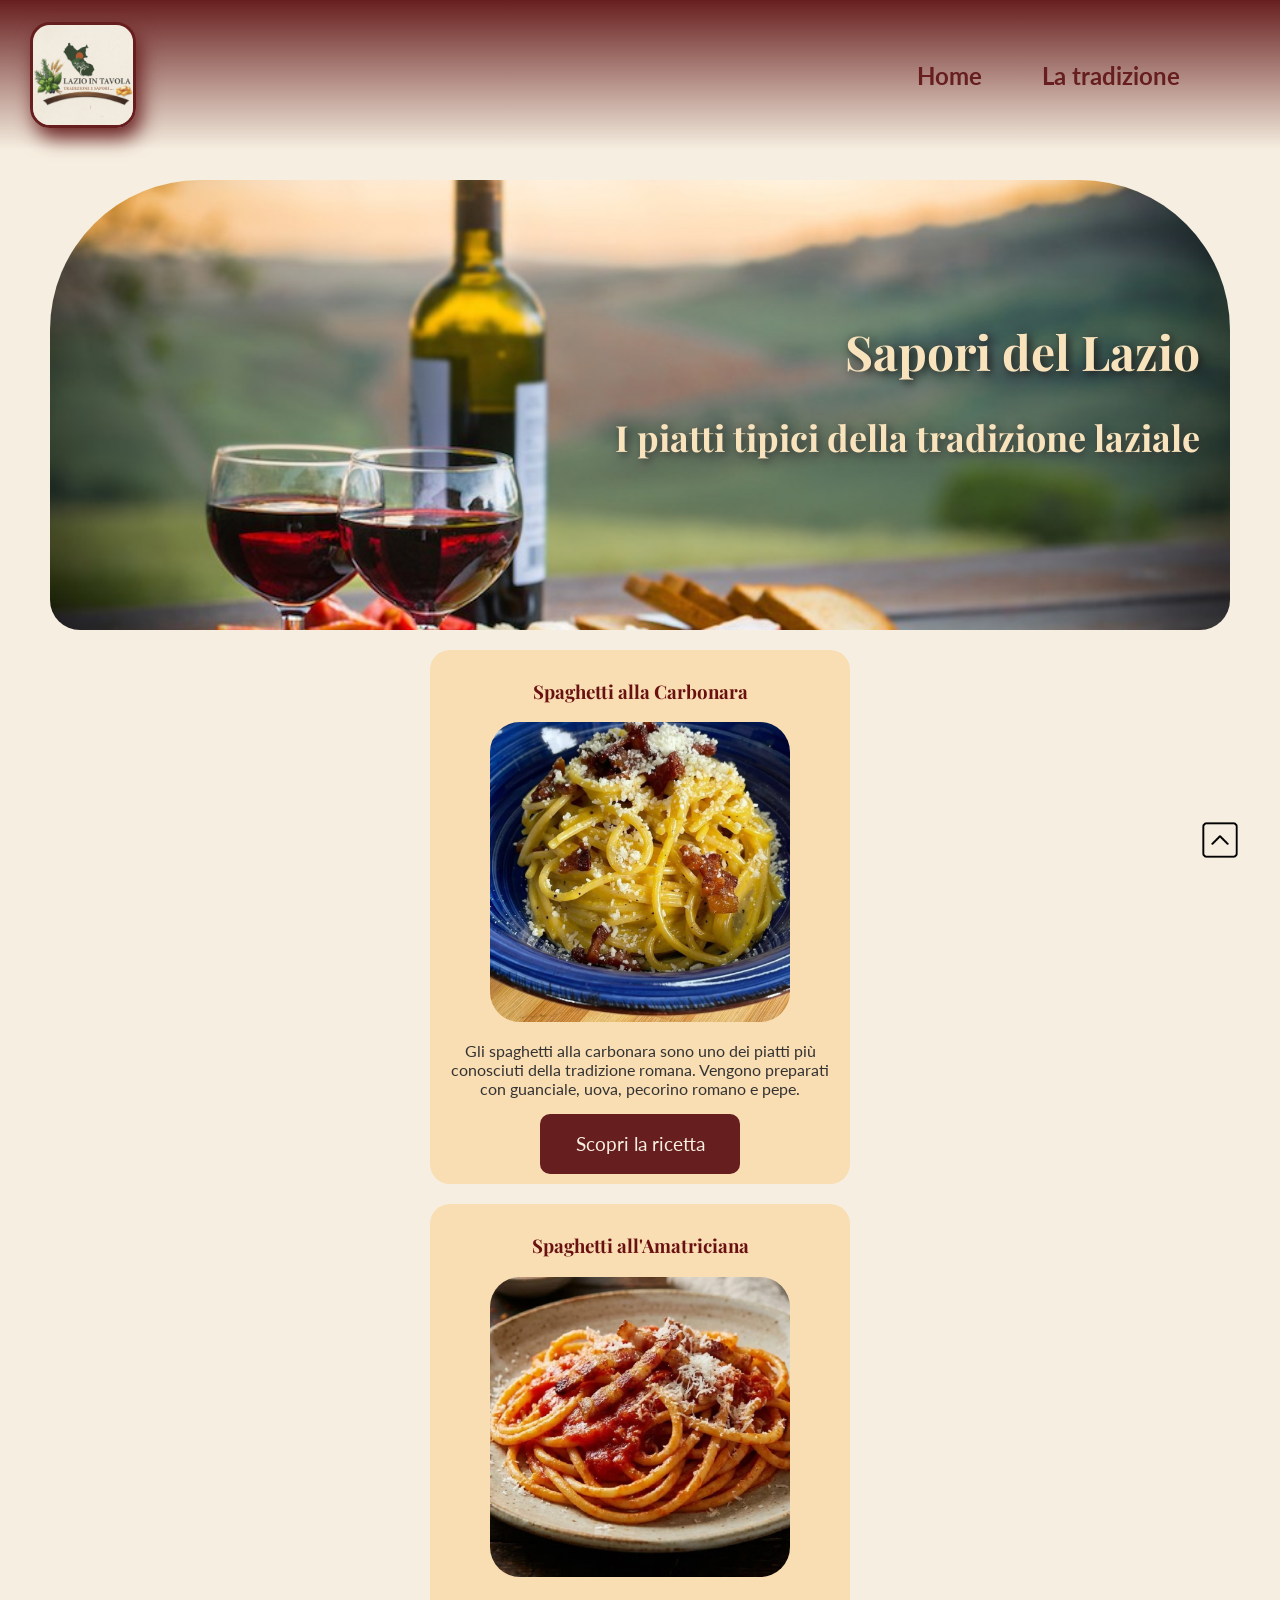
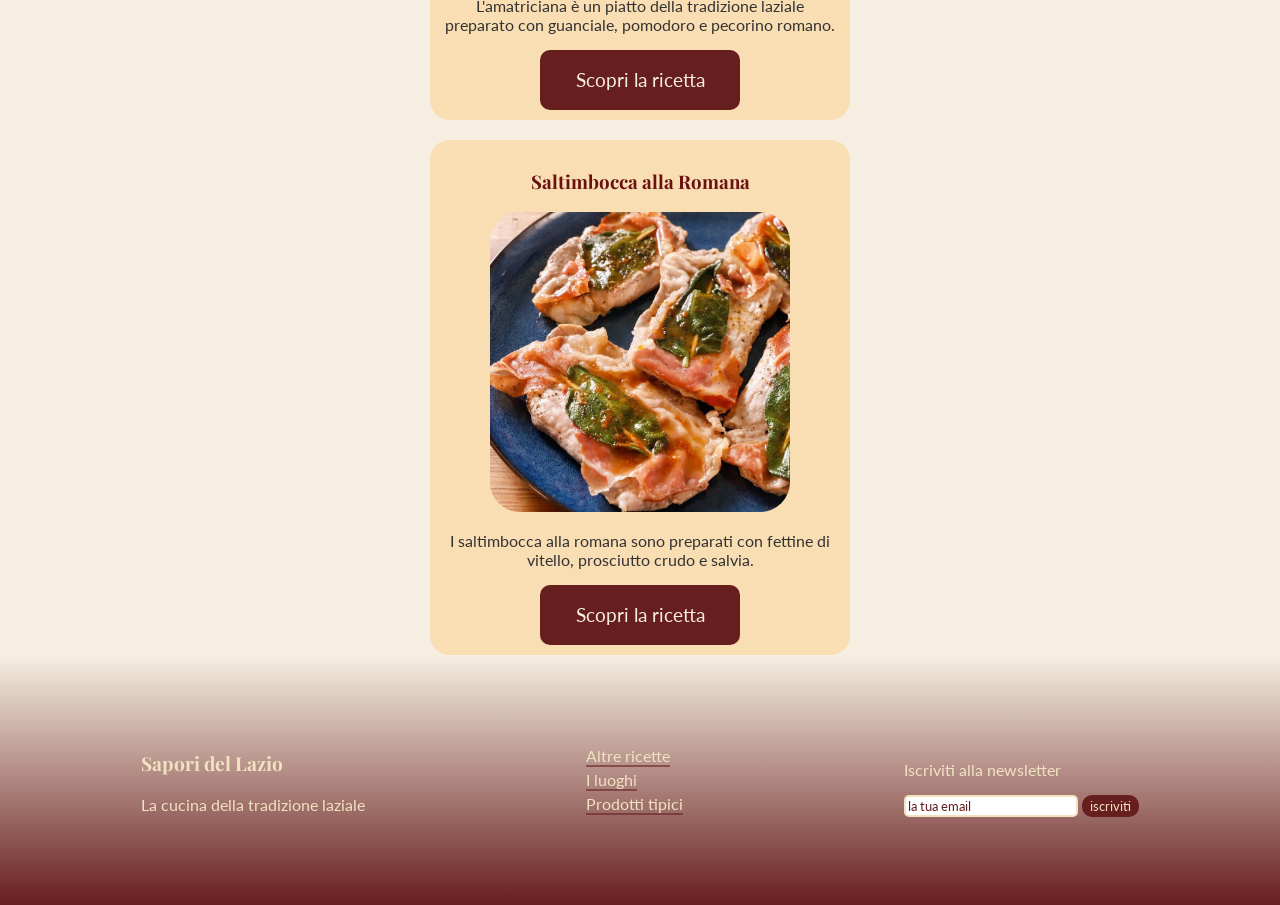
<file: index.html>
<!DOCTYPE html>
<html lang="it">
<head>
    <meta charset="UTF-8">
    <meta name="viewport" content="width=device-width, initial-scale=1.0">
    <title>Sapori del Lazio</title>
    <link rel="preconnect" href="https://fonts.googleapis.com">
    <link rel="preconnect" href="https://fonts.gstatic.com" crossorigin>
    <link href="https://fonts.googleapis.com/css2?family=Lato:ital,wght@0,100;0,300;0,400;0,700;0,900;1,100;1,300;1,400;1,700;1,900&display=swap" rel="stylesheet">
    <link href="https://fonts.googleapis.com/css2?family=Playfair+Display:wght@600;700&display=swap" rel="stylesheet">
    
    <link rel="stylesheet" href="./style.css">
    
</head>
<body>
    
    <!-- BARRA DI NAVIGAZIONE -->
    
    
    <a href="#">
        <img class="arrow" src="./Media/Torna su.png" alt="Torna su">
    </a>
    <nav>
        
        
        <!-- LOGO -->
        
        <img class="logo" src="./Media/Logo.jpg" alt="Sapori del Lazio">
        
        <!-- Link -->
        <ul>
            <li>
                <a href="./index.html">Home</a>
            </li>
            <li>
                <a href="./tradizione.html">La tradizione</a>
            </li>
        </ul>
    </nav>
    
    <!-- Sezione principale -->
    
    <main>
        <header class="page-header">
            <h1 class="titolo-principale">Sapori del Lazio</h1>
            <h2 class="sottotitolo">I piatti tipici della tradizione laziale</h2>
        </header>
        
        <!-- Sezione degli articoli -->
        
        <section>
            
            <!-- Primo Articolo -->
            
            <article class="card">
                
                <h3>Spaghetti alla Carbonara</h3>
                
                <img class="card-img" src="./Media/Spaghetti alla Carbonara.png" alt="Spaghetti alla Carbonara">
                
                <p>
                    Gli spaghetti alla carbonara sono uno dei piatti più conosciuti della tradizione romana. Vengono preparati con guanciale, uova, pecorino romano e pepe.
                </p>
                
                <a class="button" href="https://ricette.giallozafferano.it/Spaghetti-alla-Carbonara.html"
                target="_blank">Scopri la ricetta</a>
                
            </article>
            
            
            <!-- Secondo Articolo -->
            
            <article class="card">
                
                <h3>Spaghetti all'Amatriciana</h3>
                
                <img class="card-img" src="./Media/Spaghetti all'Amatriciana.png" alt="Spaghetti all'Amatriciana">
                
                <p>
                    L'amatriciana è un piatto della tradizione
                    laziale preparato con guanciale, pomodoro
                    e pecorino romano.
                </p>
                
                <a class="button" href="https://ricette.giallozafferano.it/Spaghetti-all-Amatriciana.html"
                target="_blank">Scopri la ricetta</a>
                
            </article>
            
            
            <!-- Terzo Articolo -->
            
            <article class="card">
                
                <h3>Saltimbocca alla Romana</h3>
                
                <img class="card-img" src="./Media/Saltimbocca alla Romana.png" alt="Saltimbocca alla Romana">
                
                <p>
                    I saltimbocca alla romana sono preparati
                    con fettine di vitello, prosciutto crudo
                    e salvia. 
                </p>
                
                <a class="button" href="https://ricette.giallozafferano.it/Saltimbocca-alla-Romana.html" target="_blank">Scopri la ricetta</a>
                
            </article>
            
        </section>
        
    </main>
    
    <!-- Fine pagina -->
    
    <footer>
        
        <div>
            <h3>
                Sapori del Lazio
            </h3>
            <p>La cucina della tradizione laziale</p>
        </div> 
        
        <div class="footer-links">
            <ul>
                <li>
                    <a href="">Altre ricette</a>
                </li>
                <li>
                    <a href="">I luoghi</a>
                </li>
                <li>
                    <a href="">Prodotti tipici</a>
                </li>
            </ul>
        </div>
        
        
        
        <div>
            <p>Iscriviti alla newsletter</p>
            <form>
                <input type="email" placeholder="la tua email">
                <button type="submit">iscriviti</button>
            </form>
        </div>
        
    </footer>
    
</body>
</html>
</file>
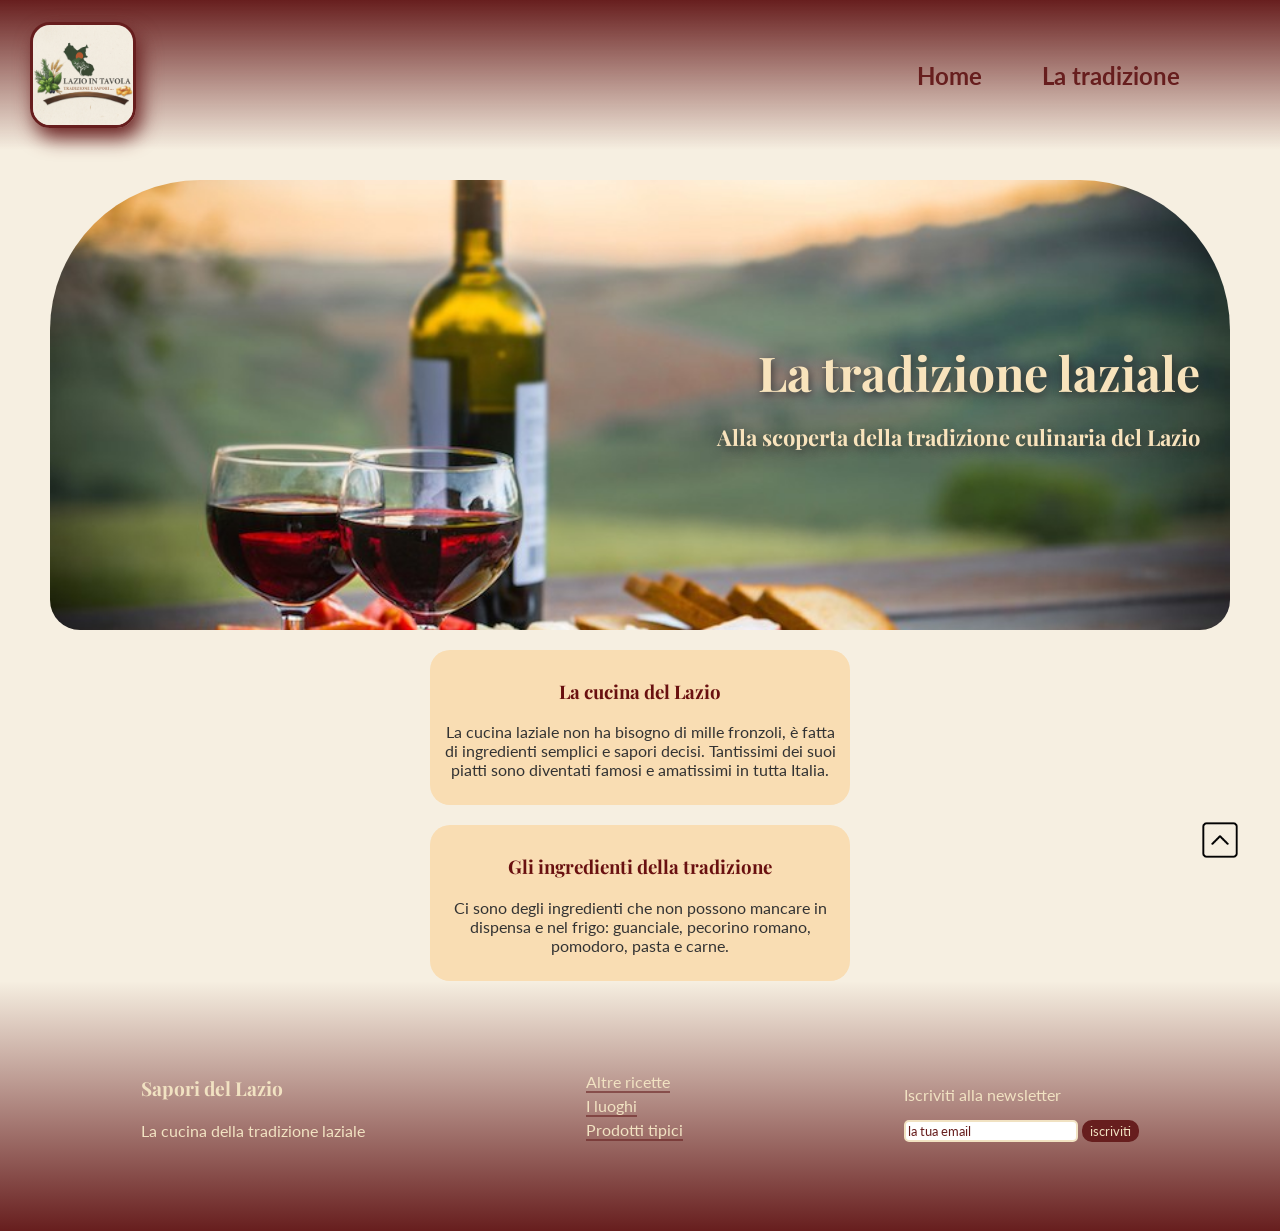
<file: tradizione.html>
<!DOCTYPE html>
<html lang="it">

<head>
    
    <meta charset="UTF-8">
    
    <meta name="viewport" content="width=device-width, initial-scale=1.0">
    
    <title>La tradizione</title>
    
    
    <!-- FONT PERSONALIZZATI -->
    
    <link rel="preconnect" href="https://fonts.googleapis.com">
    
    <link rel="preconnect" href="https://fonts.gstatic.com" crossorigin>
    
    <link href="https://fonts.googleapis.com/css2?family=Lato:wght@400;700&display=swap" rel="stylesheet">
    
    <link href="https://fonts.googleapis.com/css2?family=Playfair+Display:wght@600;700&display=swap" rel="stylesheet">
    
    
    <!-- CSS -->
    
    <link rel="stylesheet" href="./style.css">
    
</head>


<body>
    
    <a href="#">
        <img class="arrow" src="./Media/Torna su.png" alt="Torna su">
    </a>
    
    
    <!-- BARRA DI NAVIGAZIONE -->
    
    <nav>
        
        <img class="logo" src="./Media/Logo.jpg" alt="Sapori del Lazio">
        
        
        <ul>
            
            <li>
                <a href="./index.html">Home</a>
            </li>
            
            <li>
                <a href="./tradizione.html">La tradizione</a>
            </li>
            
        </ul>
        
    </nav>
    
    
    <!-- SEZIONE PRINCIPALE -->
    
    <main>
        
        <header class="page-header">
            
            <h1 class="titolo-seconda">La tradizione laziale</h1>
            
            <h2 class="sottotitolo-seconda">
                Alla scoperta della tradizione culinaria del Lazio
            </h2>
            
        </header>
        
        
        <!-- SEZIONE DEGLI ARTICOLI -->
        
        <section>
            
            
            <!-- PRIMO ARTICOLO -->
            
            <article class="card">
                
                <h3>La cucina del Lazio</h3>
                
                <p>
                    La cucina laziale non ha bisogno di mille fronzoli,
                    è fatta di ingredienti semplici e sapori decisi.
                    Tantissimi dei suoi piatti sono diventati famosi
                    e amatissimi in tutta Italia.
                </p>
                
            </article>
            
            
            <!-- SECONDO ARTICOLO -->
            
            <article class="card">
                
                <h3>Gli ingredienti della tradizione</h3>
                
                <p>
                    Ci sono degli ingredienti che non possono mancare
                    in dispensa e nel frigo: guanciale, pecorino romano,
                    pomodoro, pasta e carne.
                </p>
                
            </article>
            
        </section>
        
    </main>
    
    
    <!-- FOOTER -->
    
    <footer>
        
        <div>
            <h3>
                Sapori del Lazio
            </h3>
            <p>La cucina della tradizione laziale</p>
        </div>
        
        <div class="footer-links">
            <ul>
                <li>
                    <a href="">Altre ricette</a>
                </li>
                <li>
                    <a href="">I luoghi</a>
                </li>
                <li>
                    <a href="">Prodotti tipici</a>
                </li>
            </ul>
        </div>
        
        <div>
            <p>Iscriviti alla newsletter</p>
            <form>
                <input type="email" placeholder="la tua email">
                <button type="submit">iscriviti</button>
            </form>
        </div>
        
    </footer>
    
    
</body>

</html>
</file>
<file: style.css>
html {
    scroll-behavior: smooth;
}

body {
    margin: 0;
    padding: 0;
    background-color: #f6efe1;
    box-sizing: border-box;
}

* {
    font-family: "Lato", sans-serif;
    color: #333333;
}

.titolo-principale {
    font-family: "Playfair Display", sans-serif;
    text-shadow: 3px 3px 10px #1c1a1a;
    color: #f8e3bc;
    margin: 0;
    padding-right: 30px;
}

.titolo-seconda {
    font-family: "Playfair Display", serif;
    color: #f8e3bc;
    text-shadow: 1px 3px 10px #333333;
    margin: 0;
    padding-right: 30px;
}

.sottotitolo {
    font-family: "Playfair Display", sans-serif;
    color: #f8e3bc;
    text-shadow: 3px 3px 10px #333333;
    padding-right: 30px;
}

.sottotitolo-seconda {
    font-family: "Playfair Display", serif;
    font-size: 22px;
    color: #f8e3bc;
    text-shadow: 1px 3px 10px #333333;
    padding-right: 30px;
}

h3 {
    font-family: "Playfair Display", sans-serif;
    color: #691010;
}

.logo {
    margin: 30px;
    height: 100px;
    border: 3px solid  #671e1e;
    border-radius: 20px;
    box-shadow: 5px 10px 20px  #671e1e;
    
}

nav {
    height: 150px;
    display: flex;
    align-items: center;
    justify-content: space-between;
    background: linear-gradient(#671e1e, transparent);
    position: fixed;
    top: 0;
    left: 0;
    width: 100%;
}

nav ul{
    display: flex;
    gap: 60px;
    margin-right: 100px;
    list-style: none;
}

nav a{
    font-size: x-large;
    font-weight: 700;
    color: #671e1e;
    transition: 0.4s ;
}

nav a:hover{
    color: #f9ddb3;
    border-bottom: 2px solid #f9ddb3;
}

main {
    margin-top: 180px;
}

.button {
    display: block;
    background-color: #671e1e;
    color: #f6efe1;
    width: 200px;
    height: 60px;
    margin: 0 auto;
    border-radius: 10px;
    text-decoration: none;
    line-height: 60px;
    font-size: larger;
    transition: 0.4s;
}

.button:hover {
    background-color: #b45f45;
    color: #34170e;
}

a{
    color: #691010;
    text-decoration: none;
    list-style: none;
}   

section {
    display: flex;
    flex-direction: column;
    text-align: center;
    align-items: center;
    justify-content: center;
    gap: 20px;
    margin-top: 20px;
}

.card {
    width: 400px;
    background-color: #f9ddb3;
    border-radius: 20px;
    transition: 0.4s;
    padding: 10px;
}

.card:hover{
    background-color: #f6cf95;
}

.card-img {
    width: 300px;
    border-radius: 30px
}

.page-header {
    display: flex;
    justify-content: center;
    align-items: flex-end;
    flex-direction: column;
    background-image: url(./Media/Page-header.jpg);
    background-repeat: no-repeat;
    background-position: center;
    background-size: cover;
    font-size: x-large;
    border-radius: 30px;
    border-top-left-radius: 150px;
    border-top-right-radius: 150px;
    margin-left: 50px;
    margin-right: 50px;
    height: 50vh;
}

footer {
    height: 250px;
    width: 100%;
    display: flex;
    align-items: center;
    justify-content: space-evenly;
    background-color: #571111;
    background: linear-gradient(360deg, #671e1e, transparent);
    gap: 80px;
}

footer h3 {
    font-size: larger;
    color: #f1e2c2;
    
}

.footer-links ul {
    display: flex;
    flex-direction: column;
    gap: 0;
    list-style-type: none;
    padding: 0;
    margin: 0;
}

.footer-links a {
    color: #f1e2c2;
    text-decoration: none;
    line-height: 1.5;
    border-bottom: 2px solid #671e1e94;
    transition: 0.4s;
}

.footer-links a:hover {
    color: #671e1e;
    border: 0;
    
}

input::placeholder {
    color: #671e1e;
}

footer p {
    color: #f1e2c2;
}

input {
    outline: none;
    border: 2px solid #f1e2c2;
    border-radius: 5px;
}

button {
    background-color: #671e1e;
    color: #f1e2c2;
    border: 2px solid #671e1e;
    border-radius: 10px;
}

button:hover {
    background-color: #b45f45;
    color: #f1e2c2;
}

.arrow {
    position: fixed;
    bottom: 40px;
    right: 40px;
    height: 40px;
    animation-name: myanimation;
    animation-duration: 3s;
    animation-iteration-count: infinite;
}


@keyframes myanimation {
    0% {
        transform: translateY(0) scale(1);
        opacity: 0.6;
    }
    50% {
        transform: translateY(-10px) scale(1.05);
        opacity: 1;
    }
    100% {
        transform: translateY(0) scale(1);
        opacity: 0.6;
    }
}


@media screen and (max-width: 768px) {
    
    .logo {
        height: 75px;
        margin: 30px;
    }
    
    nav {
        height: 120px;
    }
    
    nav ul {
        gap: 25px;
        margin-right: 30px;
    }
    
    nav a {
        font-size: 1rem;
    }
    
    main {
        margin-top: 140px;
    }
    
    .page-header {
        margin: 15px;
        text-align: center;
        align-items: center;
    }
    
    .titolo-principale,
    .titolo-seconda,
    .sottotitolo,
    .sottotitolo-seconda {
        padding-right: 0;
    }
    
    .titolo-principale,
    .titolo-seconda {
        font-size: 2rem;
    }
    
    .sottotitolo,
    .sottotitolo-seconda {
        font-size: 1.2rem;
    }
     
    .card {
        width: 340px;
    }
    
    .card-img {
        width: 250px;
    }
    
    footer {
        flex-direction: column;
        justify-content: center;
        align-items: center;
        text-align: center;
        gap: 20px;
        height: auto;
        padding: 30px 0;
    }
    
    footer p,
    .footer-links a,
    footer button,
    footer input {
        font-size: 14px;
    }
    
    footer h3 {
        font-size: 16px;
    }
}
</file>
